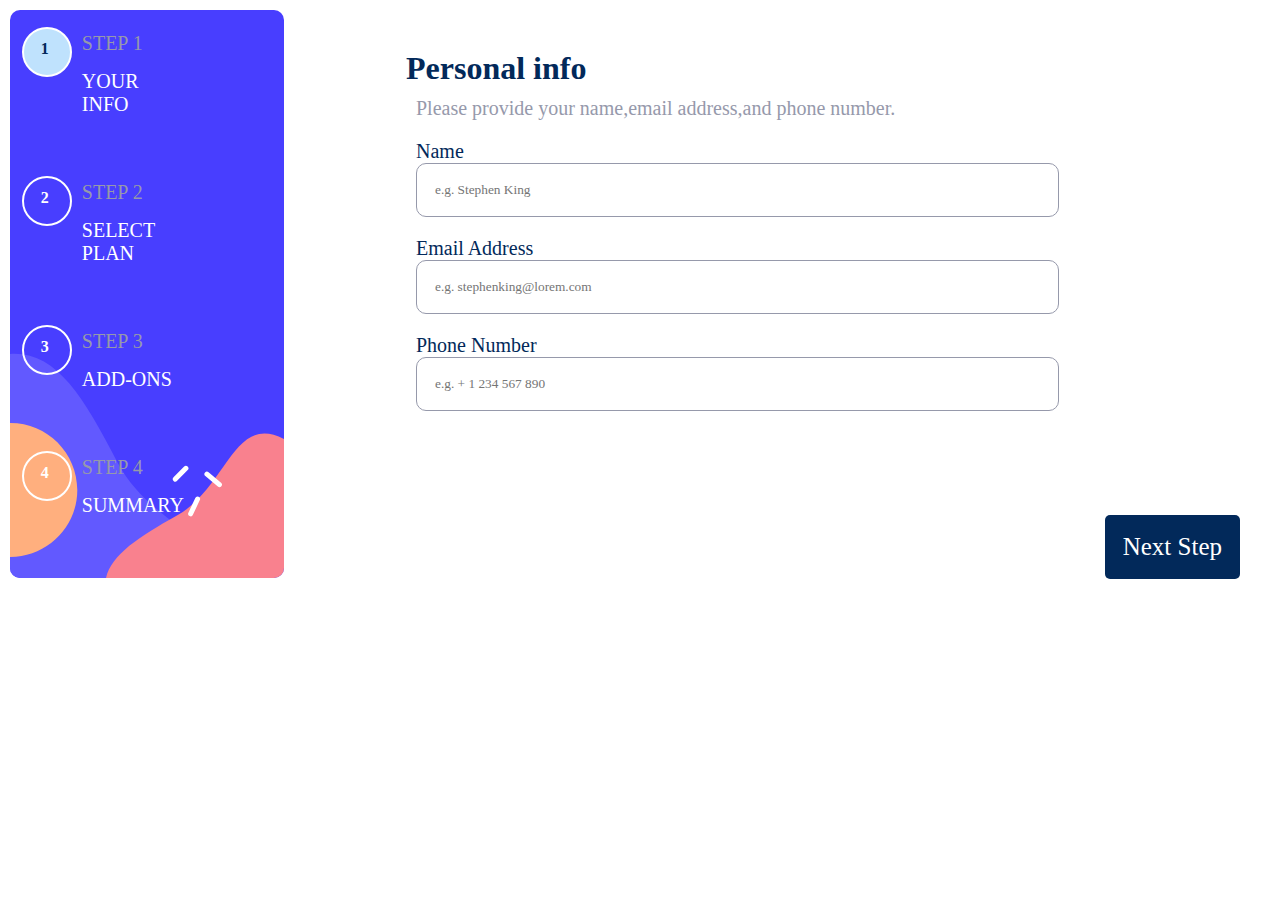
<file: index.html>
<!DOCTYPE html>
<html lang="en">
  <head>
    <meta charset="UTF-8" />
    <meta name="viewport" content="width=device-width, initial-scale=1.0" />
    <title>Multi form</title>
    <link rel="stylesheet" href="style.css" />
    <link rel="stylesheet" href="https://fonts.google.com/specimen/Ubuntu" />
  </head>
  <body>
    <section id="page-one" class="page-one hidden">
      <aside>
        <div class="side-bar">
          <div class="desktop-view">
            <img src="images/bg-sidebar-desktop.svg" alt="pic" />
            <ul class="pagination">
              <li class="page-1" id="show-page-1" class="show">
                <a href="">1</a>
              </li>
              <p>STEP 1</p>
              <p class="white">YOUR INFO</p>
              <li id="show-page-2" class="show"><a href="">2</a></li>
              <p>STEP 2</p>
              <p class="white">SELECT PLAN</p>

              <li id="show-page-3" class="show"><a href="">3</a></li>
              <p>STEP 3</p>
              <p class="white">ADD-ONS</p>
              <li id="show-page-4" class="show"><a href="">4</a></li>
              <p>STEP 4</p>
              <p class="white">SUMMARY</p>
            </ul>
          </div>
          <div class="mobile-view">
            <img src="images/bg-sidebar-mobile.svg" alt="phone" />
            <ul class="pagination">
              <li class="page-1" id="show-page-1" class="show">
                <a href="">1</a>
              </li>
              <li id="show-page-2" class="show"><a href="">2</a></li>
              <li id="show-page-3" class="show"><a href="">3</a></li>
              <li id="show-page-4" class="show"><a href="">4</a></li>
            </ul>
          </div>
        </div>
      </aside>
      <main>
        <div class="container-1">
          <h1>Personal info</h1>
          <p>Please provide your name,email address,and phone number.</p>
          <div class="my-form-group">
            <form method="get" class="form" autocomplete="on">
              <div class="form-group">
                <div><label for="name">Name</label></div>
                <input
                  type="text"
                  name="name"
                  id="name"
                  required
                  placeholder="e.g. Stephen King"
                />
              </div>
              <div class="form-group">
                <div><label for="email">Email Address</label></div>
                <input
                  type="email"
                  name="email"
                  id="email"
                  required
                  placeholder="e.g. stephenking@lorem.com"
                />
              </div>
              <div class="form-group">
                <div><label for="number">Phone Number</label></div>
                <input
                  type="number"
                  name="number"
                  id="number"
                  placeholder="e.g. + 1 234 567 890"
                  required =""
                /> 
              </div>
            </form>
          </div>
        </div>
        <div class="page-links-1">
          <a href="" id="next-1">Next Step</a>
        </div>
      </main>
  </section>
  <section id="page-two" class="page-two hidden">
    <aside>
      <div class="side-bar">
        <div class="desktop-view">
          <img src="images/bg-sidebar-desktop.svg" alt="pic" />
          <ul class="pagination">
            <li id="show-page-1" class="show"><a href="">1</a></li>
            <p>STEP 1</p>
            <p class="white">YOUR INFO</p>
            <li class="page-2" id="show-page-2" class="show"><a href="">2</a></li>
            <p>STEP 2</p>
            <p class="white">SELECT PLAN</p>
            <li id="show-page-3" class="show"><a href="">3</a></li>
            <p>STEP 3</p>
            <p class="white">ADD-ONS</p>
            <li id="show-page-4" class="show"><a href="">4</a></li>
            <p>STEP 4</p>
            <p class="white">SUMMARY</p>
          </ul>
        </div>
        <div class="mobile-view">
          <img src="images/bg-sidebar-mobile.svg" alt="phone" />
          <ul class="pagination">
            <li id="show-page-1" class="show">
              <a href="">1</a>
            </li>
            <li class="page-2" id="show-page-2" class="show"><a href="">2</a></li>
            <li id="show-page-3" class="show"><a href="">3</a></li>
            <li id="show-page-4" class="show" ><a href="">4</a></li>
          </ul>
        </div>
      </div>
    </aside>
    <main>
      <div class="container-2">
        <h1>Select your plan</h1>
        <p>You have the option of monthly or yearly billing.</p>
        <div class="boxes-2">
          <div class="box">
            <img src="images/icon-arcade.svg" alt="arcade" class="icons">
            <h3>Arcade</h3>
            <p class="month-2">$9/mo</p>
            <p class="yearly-2">$90/yr</p>
            <h4 class="yearly-2">2 months free</h4>
          </div>
          <div class="box">
            <img src="images/icon-advanced.svg" alt="advanced" class="icons">
            <h3>Advanced</h3>
            <p class="month-2">$12/mo</p>
            <p class="yearly-2">$120/yr</p>
            <h4 class="yearly-2">2 months free</h4>
          </div>
          <div class="box">
            <img src="images/icon-pro.svg" alt="pro" class="icons">
            <h3>Pro</h3>
            <p class="month-2">$15/mo</p>
            <p class="yearly-2">$150/yr</p>
            <h4 class="yearly-2">2 months free</h4>
          </div>
        </div>
        <div class="month">
            <h4>Monthly</h4>
            <div class="toggle"><span class="togbtn"></span></div>
            <button type="range" name="select"></button>
             <h4 class="blur">Yearly</h4>
        </div>
      </div>
      <div class="page-links-2">
          <a href="">Go Back</a>
          <a href="" class="page" id="next-2">Next Step</a>
      </div>
  </section>  
  <section id="page-three" class="page-three hidden">
    <aside>
      <div class="side-bar">
        <div class="desktop-view">
          <img src="images/bg-sidebar-desktop.svg" alt="pic" />
          <ul class="pagination">
            <li id="show-page-1" class="show"><a href="">1</a></li>
            <p>STEP 1</p>
            <p class="white">YOUR INFO</p>
            <li id="show-page-2" class="show"><a href="">2</a></li>
            <p>STEP 2</p>
            <p class="white">SELECT PLAN</p>

            <li class="page-3" id="show-page-3" class="show"><a href="">3</a></li>
            <p>STEP 3</p>
            <p class="white">ADD-ONS</p>
            <li id="show-page-4" class="show"><a href="">4</a></li>
            <p>STEP 4</p>
            <p class="white">SUMMARY</p>
          </ul>
        </div>
        <div class="mobile-view">
          <img src="images/bg-sidebar-mobile.svg" alt="phone" />
          <ul class="pagination">
            <li id="show-page-1" class="show">
              <a href="">1</a>
            </li>
            <li id="show-page-2" class="show"><a href="">2</a></li>
            <li class="page-3" id="show-page-3" class="show"><a href="">3</a></li>
            <li id="show-page-4" class="show"><a href="">4</a></li>
          </ul>
        </div>
      </div>
    </aside>
    <main>
      <div class="container-3">
        <h1>Pick add-ons</h1>
        <p>Add-ons help enhance your gaming experience</p>
        <div class="boxes-3">
          <input type="checkbox" name="check" class="check" checked>
          <b>Online Service</b
          >
          <div class="box-3">
            <p>Access to multiplayer games</p>
            <p class="month-3">+$1/mo</p>
            <p class="yearly-3">+$10/yr</p>
          </div>
        </div> 
        <div class="boxes-3">
          <input type="checkbox" name="check" class="check" checked>
          <b>Larger storage</b>
          <div class="box-3">
            <p>Extra 1TB of cloud save</p>
            <p class="month-3">+$2/mo</p>
              <p class="yearly-3">+$20/yr</p>
          </div>
        </div> 
        <div class="boxes-3">
          <input type="checkbox" name="check" class="check">
          <b>Customizable profile</b>
            <div class="box-3">
              <p>Custom theme on your profile</p>
              <p class="month-3">+$2/mo</p>
              <p class="yearly-3">+$20/yr</p>
            </div>
        </div>
      </div>
      <div class="page-links-3">
        <a href=""><span>Go Back</span></a>
        <a href=""><span class="page" id="next-3">Next Step</span></a>
      </div>
    </main>
  </section>
  <section id="page-four" class="page-fourr hidden">
    <aside>
      <div class="side-bar">
        <div class="desktop-view">
          <img src="images/bg-sidebar-desktop.svg" alt="pic" />
          <ul class="pagination">
            <li id="show-page-1" class="show"><a href="">1</a></li>
            <p>STEP 1</p>
            <p class="white">YOUR INFO</p>
            <li id="show-page-2" class="show"><a href="">2</a></li>
            <p>STEP 2</p>
            <p class="white">SELECT PLAN</p>

            <li id="show-page-3" class="show"><a href="">3</a></li>
            <p>STEP 3</p>
            <p class="white">ADD-ONS</p>
            <li class="page-4" id="show-page-4" class="show"><a href="">4</a></li>
            <p>STEP 4</p>
            <p class="white">SUMMARY</p>
          </ul>
        </div>
        <div class="mobile-view">
          <img src="images/bg-sidebar-mobile.svg" alt="phone" />
          <ul class="pagination">
            <li id="show-page-1" class="show">
              <a href="">1</a>
            </li>
            <li id="show-page-2" class="show"><a href="">2</a></li>
            <li id="show-page-3" class="show"><a href="">3</a></li>
            <li class="page-4" id="show-page-4" class="show"><a href="">4</a></li>
          </ul>
        </div>
      </div>
    </aside>
    <main class="page-four">
      <div class="container-4">
        <h1>Finishing up</h1>
        <p>Double-check everything looks OK before confirming.</p>
        <div class="boxes-4">
          <h3>
            Arcade <span class="month-4" id="monthly-4">(Monthly)</span
            ><span class="yearly-4" id="yearly-4-1">(Yearly)</span>
          </h3>
          <div class="box-4">
            <a href="" id="yearly-4">Change</a>
            <h4 class="month-4" id="month-4">$9/mo</h4>
            <h4 class="yearly-4" id="yearly-4-1">$90/yr</h4>
          </div>
          <hr />
          <div class="box-4">
            <p>Online service</p>
            <p class="month-4" id="month-4">+$1/mo</p>
            <h4 class="yearly-4">+$10/yr</h4>
          </div>
          <div class="box-4">
            <p>Larger storage</p>
            <p class="month-4" id="month-4">+$2/mo</p>
            <h4 class="yearly-4">+$20/yr</h4>
          </div>
        </div>
        <div class="total">
          <p>
            Total <span class="month-4" id="month-4">(per month)</span
            ><span class="yearly-4" id="yearly-4-1">(per year)</span>
          </p>
          <h2 class="month-4-blue" id="month-4">+$12/mo</h2>
          <h2 class="yearly-4" id="yearly-4-1">+$120/yr</h2>
        </div>
      </div>
      <div class="page-links-4">
        <a href=""><span>Go Back</span></a>
        <a href=""><span class="page" id ="confirm">Confirm</span></a>
      </div>
    </main>
    <div class="success" id="success">
      <img src="images/icon-thank-you.svg" alt="check" class="thanks" />
      <h1>Thank you!</h1>
      <p>
        Thanks for confirming your subscription! We hope you have fun using
        our platform. if you ever need support, please feel free to email us
        at support@loremgaming.com.
      </p>
    </div>
  </section>
    <script src="page.js"></script>
  </body>
</html>
</file>
<file: style.css>
* {
  margin: 0;
  padding: 0;
  box-sizing: border-box;
  font-family: 'Ubuntu';
}
.hide{
  display: block;
}


/* Mobile-view */
@media only screen and (max-width: 426px) {
  /* Page 1 */
  .desktop-view {
    display: none;
  }
  .page-one {
    display: flex;
    flex-direction: column;
    background-color: hsla(240, 33%, 94%, 0.5);
  }
  img {
    position: relative;
    width: 100%;
    z-index: -1;
  }
  .pagination {
    position: absolute;
    top: 3%;
    left: 10%;
    right: 10%;
  }
  .pagination li {
    width: 50px;
    height: 50px;
    border-radius: 50%;
    border: 2px solid white;
    display: flex;
    align-items: center;
    justify-content: center;
  }
  .pagination a {
    text-decoration: none;
    color: white;
    padding: 10px;
    font-weight: bold;
  }
  ul {
    list-style-type: none;
    display: flex;
    justify-content: space-around;
  }
  .container-1 {
    background-color: white;
    padding: 20px;
    height: 500px;
    margin: 10px 20px;
    border: 1px hidden black;
    border-radius: 20px;
    margin-top: -90px;
  }
  h1 {
    color: hsl(213, 96%, 18%);
  }
  p {
    color: hsl(231, 11%, 63%);
    padding: 10px;
    font-size: 16px;
  }
  label {
    color: hsl(213, 96%, 18%);
    font-size: 20px;
  }
  input {
    padding: 10px;
    width: 90%;
    border-radius: 5px;
    border: 1px solid hsl(231, 11%, 63%);
  }
  .form-group {
    padding: 10px;
  }
  .page-links-1 {
    margin-top: 150px;
    background-color: white;
    padding: 40px;
  }
  .page-links-1 a {
    text-decoration: none;
    color: white;
    padding: 15px;
    background-color: hsl(213, 96%, 18%);
    border-radius: 5px;
    font-size: 20px;
    margin-top: 150px;
    margin-left: 225px;
  }
  .page-1 {
    background-color: hsl(206, 94%, 87%);
    color: hsl(213, 96%, 18%);
    width: 50px;
    height: 50px;
    border-radius: 50%;
  }
  .page-1 a {
    color: hsl(213, 96%, 18%);
    font-size: 20px;
    font-weight: 700;
    border: 1px hidden black;
  }
  /* Page 2 */
  .page-two{
    display: flex;
    flex-direction: column;
  }
  .container-2 {
    background-color: white;
    padding: 20px;
    height: 650px;
    margin: 10px 20px;
    border: 1px hidden black;
    border-radius: 20px;
    margin-top: -90px;
  }
  .boxes-2 {
    display: flex;
    flex-direction: column;
    gap: 15px;
  }
  .box {
    display: flex;
    flex-direction: column;
    border: 1px solid black;
    border-radius: 10px;
    padding: 5px;
  }
  .box:hover {
    border: 1px solid hsl(243, 100%, 62%);
  }
  .icons {
    height: 40px;
  }
  .yearly-2 {
    display: none;
  }
  .page-2 {
    background-color: hsl(206, 94%, 87%);
    color: hsl(213, 96%, 18%);
    width: 50px;
    height: 50px;
    border-radius: 50%;
  }
  .page-2 a {
    color: hsl(213, 96%, 18%);
    font-size: 20px;
    font-weight: 700;
    border: 1px hidden black;
  }
  h3 {
    color: hsl(213, 96%, 18%);
  }
  h4 {
    font-size: 20px;
    color: hsl(213, 96%, 18%);
  }
  .month {
    background-color: hsla(240, 33%, 94%, 0.3);
    margin: 0;
    display: flex;
    justify-content: space-evenly;
    padding: 10px;
    margin-top: 20px;
  }
  .blur {
    color: hsl(229, 24%, 87%);
  }
  .toggle {
    border: 1px solid black;
    border-radius: 15px;
    width: 70px;

    padding: 10px;
    background-color: hsl(213, 96%, 18%);
  }
  .togbtn {
    border: 1px hidden black;
    border-radius: 50%;
    padding: 6px;
    margin-top: -10px;
    background-color: white;
    transition: transform 1s linear;
  }
  .togbtn:hover {
    transform: translateY(20px);
  }
  .page-links-2 {
    margin-top: 30px;
    background-color: white;
    padding: 30px;
    display: flex;
    justify-content: space-between;
  }
  .page-links-2 a {
    text-decoration: none;
    font-size: 20px;
    padding: 15px;
    color: hsl(229, 24%, 87%);
  }
  .page-links-2 a:hover {
    color: hsl(213, 96%, 18%);
  }
  .page-links-2 .page {
    color: white;
    padding: 15px;
    background-color: hsl(213, 96%, 18%);
    border-radius: 5px;
    font-size: 20px;
  }
  /* Page 3 */
  .page-three{
    display: flex;
    flex-direction: column;
  }
  .container-3 {
    background-color: white;
    padding: 20px;
    height: 700px;
    margin: 10px 20px;
    border: 1px hidden black;
    border-radius: 20px;
    margin-top: -90px;
  }
  .yearly-3 {
    display: none;
    color: hsl(243, 100%, 62%);
  }
  .check {
    width: 35px;
    border: 5px solid black;
    border-radius: 8px;
    background-color: hsl(243, 100%, 62%);
  }
  .checked {
    width: 50px;
    border: 1px hidden black;
    border-radius: 5px;
    padding: 10px;
    background-color: white;
  }
  .box-3 {
    display: flex;
    justify-content: space-evenly;
    align-items: flex-end;
  }
  .month-3 {
    color: hsl(247, 78%, 34%);
  }
  b {
    font-size: 25px;
    margin-left: 10px;
    color: hsl(213, 96%, 18%);
  }
  .boxes-3 {
    border: 1px solid black;
    border-radius: 10px;
    padding: 12px;
    margin-top: 20px;
  }
  .boxes-3:hover {
    border: 1px solid hsl(243, 100%, 62%);
  }
  .input {
    border: 1px solid grey;
    width: 40px;
    height: 35px;
    background-color: white;
    border-radius: 8px;
  }
  p {
    font-size: 16px;
  }
  .page-links-3 {
    margin-top: 30px;
    background-color: white;
    padding: 25px;
    display: flex;
    justify-content: space-between;
  }
  .page-links-3 a {
    text-decoration: none;
    font-size: 20px;
    padding: 15px;
    color: hsl(229, 24%, 87%);
  }
  .page-links-3 a:hover {
    color: hsl(213, 96%, 18%);
  }
  .page-links-3 .page {
    color: white;
    padding: 15px;
    background-color: hsl(213, 96%, 18%);
    border-radius: 5px;
    font-size: 20px;
  }
  .page-3 {
    background-color: hsl(206, 94%, 87%);
    color: hsl(213, 96%, 18%);
    width: 50px;
    height: 50px;
    border-radius: 50%;
  }
  .page-3 a {
    color: hsl(213, 96%, 18%);
    font-size: 15px;
    font-weight: 700;
    text-align: center;
    border: 1px hidden black;
  }
  /* Page 4 */
  .page.fourr{
    display: flex;
    flex-direction: column;
  }
  .page-four {
    display: block;
  }
  .yearly-4 {
    display: none;
  }
  .container-4 {
    background-color: white;
    padding: 20px;
    height: 500px;
    margin: 10px 20px;
    border: 1px hidden black;
    border-radius: 20px;
    margin-top: -90px;
  }
  .box-4 {
    display: flex;
    justify-content: space-between;
  }
  .month-4 {
    color: hsl(213, 96%, 18%);
  }
  .box-4 a {
    color: hsl(213, 96%, 18%);
  }
  .boxes-4 {
    padding: 15px;
    background-color: hsla(240, 33%, 94%, 0.3);
    margin-top: 10px;
    border-radius: 10px;
  }
  h2 {
    font-size: 20px;
  }
  .total {
    display: flex;
    justify-content: space-between;
    margin-top: 30px;
  }
  .month-4-blue {
    color: rgb(134, 6, 253);
  }
  p {
    font-size: 20px;
  }
  .page-links-4 {
    margin-top: 30px;
    background-color: white;
    padding: 25px;
    display: flex;
    justify-content: space-between;
  }
  .page-links-4 a {
    text-decoration: none;
    font-size: 20px;
    padding: 15px;
    color: hsl(229, 24%, 87%);
  }
  .page-links-4 a:hover {
    color: hsl(213, 96%, 18%);
  }
  .page-links-4 .page {
    color: white;
    padding: 15px;
    background-color: rgb(134, 6, 253);
    border-radius: 5px;
    font-size: 20px;
  }
  .page-4 {
    background-color: hsl(206, 94%, 87%);
    color: hsl(213, 96%, 18%);
    width: 50px;
    height: 50px;
    border-radius: 50%;
  }
  .page-4 a {
    color: hsl(213, 96%, 18%);
    font-size: 15px;
    font-weight: 700;
    text-align: center;
    border: 1px hidden black;
  }
  .side-bar {
    display: flex;
    flex-direction: column-reverse;
  }
  .thanks {
    max-width: 50px;
    height: 50px;
  }
  .success {
    display: none;
    background-color: white;
    padding: 30px;
    height: 500px;
    text-align: center;
    margin: 10px 20px;
    border: 1px hidden black;
    border-radius: 20px;
    margin-top: -80px;
    z-index: -1;
    font-size: 20px;
    word-spacing: 5px;
  }
}
@media only screen and (min-width: 426px) {
  /* Page 1 */
  .mobile-view {
    display: none;
  }
  .page-one {
    background-color: white;
    gap: 100px;
    display: flex;
  }
  main{
    width: 80%;
  }
  .container-1 {
    background-color: white;
    padding: 50px;
    height: 500px;
    border: 1px hidden black;
    border-radius: 20px;
  }
  aside{
    width: 20%;
  }
  .side-bar {
    position: relative;
    margin: 10px 10px;
  }
  .pagination {
    position: absolute;
    top: 3%;
    left: 5%;
    display: flex;
    flex-direction: column;
  }
  .pagination a {
    text-decoration: none;
    color: white;
    font-weight: bold;
    position: absolute;
    left: 37%;
    top: 23%;
  }
  .pagination li {
    width: 50px;
    height: 50px;
    border: 2px solid white;
    border-radius: 50%;
    position: relative;
  }
  .pagination p {
    margin: -55px 50px 50px;
    font-size: 20px;
  }
  .white {
    color: white;
  }
  .page-1 {
    background-color: hsl(206, 94%, 87%);
    color: hsl(213, 96%, 18%);
    width: 50px;
    height: 50px;
    border-radius: 50%;
  }
  .page-1 a {
    color: hsl(213, 96%, 18%);
    font-weight: bold;
  }
  ul {
    list-style-type: none;
    display: flex;
    justify-content: space-around;
  }
  h1 {
    color: hsl(213, 96%, 18%);
  }
  p {
    color: hsl(231, 11%, 63%);
    padding: 10px;
    font-size: 16px;
  }
  label {
    color: hsl(213, 96%, 18%);
    font-size: 20px;
  }
  input {
    padding: 18px;
    width: 80%;
    border-radius: 10px;
    border: 1px solid hsl(231, 11%, 63%);
  }
  .form-group {
    padding: 10px;
  }
  .page-links-1 {
    background-color: white;
    padding: 40px;
    display: flex;
    justify-content: flex-end;
    margin-top: -25px;
    
  }
  .page-links-1 a {
    text-decoration: none;
    color: white;
    padding: 18px;
    background-color: hsl(213, 96%, 18%);
    border-radius: 5px;
    font-size: 25px;
  }
  /* Page 2 */
  .page-two{
    display: none;
  }
  .container-2 {
    background-color: white;
    padding: 40px;
    height: 500px;
    margin: 10px 20px;
    border: 1px hidden black;
    border-radius: 20px;
  }
  .boxes-2 {
    display: flex;
    gap: 15px;
  }
  .box {
    display: flex;
    flex-direction: column;
    justify-content: space-evenly;
    border: 1px solid lightgray;
    border-radius: 10px;
    width: 30%;
    height: 300px;
    padding: 15px;
    margin-top: 10px;
  }
  .box:hover {
    border: 1px solid hsl(243, 100%, 62%);
  }
  .box h3{
    font-size: 25px;
  }
  .icons {
    height: 60px;
    margin-left: -180px;
  }
  .yearly-2 {
    display: none;
  }
  h3 {
    color: hsl(213, 96%, 18%);
  }
  h4 {
    font-size: 20px;
    color: hsl(213, 96%, 18%);
  }
  .month {
    background-color: hsla(240, 33%, 94%, 0.3);
    margin-top: 50px;
    display: flex;
    justify-content: space-evenly;
    padding: 10px;
    
  }
  .blur {
    color: hsl(229, 24%, 87%);
  }
  .toggle {
    border: 1px hidden black;
    border-radius: 15px;
    width: 70px;
    padding: 10px;
    background-color: hsl(213, 96%, 18%);
  }
  .togbtn {
    border: 1px hidden black;
    border-radius: 50%;
    padding: 6px;
    margin-top: -10px;
    background-color: white;
    transition: transform 2s ease-in;
  }
  .page-links-2 {
    margin-top: 30px;
    background-color: white;
    padding: 30px;
    display: flex;
    justify-content: space-between;
  }
  .page-links-2 a {
    text-decoration: none;
    font-size: 25px;
    padding: 15px;
    color: hsl(229, 24%, 87%);
  }
  .page-links-2 a:hover {
    color: hsl(213, 96%, 18%);
  }
  .page-links-2 .page {
    color: white;
    padding: 20px;
    background-color: hsl(213, 96%, 18%);
    border-radius: 5px;
    font-size: 25px;
  } 
  .page-links-2 .page:hover{
    color: white;
  }
   .page-2 {
    background-color: hsl(206, 94%, 87%);
    color: hsl(213, 96%, 18%);
    width: 50px;
    height: 50px;
    border-radius: 50%;
  } 
  .page-2 a {
    color: hsl(213, 96%, 18%);
    font-size: 20px;
    font-weight: 700;
    border: 1px hidden black;
  }  
  /* Page 3 */
  .page-three{
    display: none;
  }
  .container-3 {
    background-color: white;
    padding: 40px;
    height: 600px;
    margin: 10px 20px;
    border: 1px hidden black;
    border-radius: 20px;
  }
  .yearly-3 {
    display: none;
    color: hsl(243, 100%, 62%);
    font-size: 18px;
  }
  .month-3{
    font-size: 18px;
  }
  .check {
    width: 35px;
    height: 30px;
    border: 5px solid black;
    border-radius: 8px;
    background-color: hsl(243, 100%, 62%);
  }
  .checked {
    width: 50px;
    border: 1px hidden black;
    border-radius: 5px;
    padding: 10px;
    background-color: white;
  }
  .box-3 {
    display: flex;
    justify-content: space-between;
    align-items: flex-end;
  }
  .month-3 {
    color: hsl(247, 78%, 34%);
  }
  b {
    font-size: 25px;
    margin-left: 10px;
    color: hsl(213, 96%, 18%);
  }
  .boxes-3 {
    border: 1px solid black;
    border-radius: 10px;
    padding: 12px;
    margin-top: 20px;
  }
  .boxes-3:hover {
    border: 1px solid hsl(243, 100%, 62%);
  }
  .boxes-3 p{
    margin-left: 35px;
  }
  p {
    font-size: 16px;
  }
  .page-links-3 {
    margin-top: -50px;
    padding: 25px;
    display: flex;
    justify-content: space-between;
  }
  .page-links-3 a {
    text-decoration: none;
    font-size: 25px;
    padding: 15px;
    color: hsl(225, 11%, 86%);
  }
  .page-links-3 a:hover {
    color: hsl(213, 96%, 18%);
  }
  .page-links-3 .page {
    color: white;
    padding: 20px;
    background-color: hsl(213, 96%, 18%);
    border-radius: 5px;
    font-size: 25px;
  }
  .page-3 {
    background-color: hsl(206, 94%, 87%);
    color: hsl(213, 96%, 18%);
    width: 50px;
    height: 50px;
    border-radius: 50%;
  }
  .page-3 a {
    color: hsl(213, 96%, 18%);
    font-size: 15px;
    font-weight: 700;
    text-align: center;
    border: 1px hidden black;
  }
  /* Page 4 */
  .page-fourr{
    display: none;
  }
  .yearly-4 {
    display: none;
  }
  .mobile-view{
    display: none;
  }
  .page-four{
    display: block;
  }
  .container-4 {
    background-color: white;
    padding: 50px;
    height: 500px;
    margin: 10px 20px;
    border: 1px hidden black;
    border-radius: 20px;
  }
  .box-4 {
    display: flex;
    justify-content: space-between;
  }
  .month-4 {
    color: hsl(213, 96%, 18%);
  }
  .box-4 a {
    color: hsl(213, 96%, 18%);
  }
  .boxes-4 {
    padding: 15px;
    background-color: hsla(240, 33%, 94%, 0.3);
    margin-top: 10px;
    border-radius: 10px;
  }
  hr{
    margin-top: 10px;
  }
  h2 {
    font-size: 20px;
  }
  .total {
    display: flex;
    justify-content: space-between;
    margin-top: 30px;
  }
  .month-4-blue {
    color: rgb(134, 6, 253);
  }
  p {
    font-size: 20px;
  }
  .page-links-4 {
    margin-top: 20px;
    background-color: white;
    padding: 25px;
    display: flex;
    justify-content: space-between;
  }
  .page-links-4 a {
    text-decoration: none;
    font-size: 25px;
    padding: 20px;
    color: hsl(229, 24%, 87%);
  }
  .page-links-4 a:hover {
    color: hsl(213, 96%, 18%);
  }
  .page-links-4 .page {
    color: white;
    padding: 20px;
    background-color: rgb(134, 6, 253);
    border-radius: 5px;
    font-size: 25px;
  }
  .page-4 {
    background-color: hsl(206, 94%, 87%);
    color: hsl(213, 96%, 18%);
    width: 50px;
    height: 50px;
    border-radius: 50%;
  }
  .page-4 a {
    color: hsl(213, 96%, 18%);
    font-size: 15px;
    font-weight: 700;
    text-align: center;
    border: 1px hidden black;
  }
  .thanks {
    width: 100px;
    height: 70px;
  }
  .success {
    display: none;
    background-color: white;
    padding: 200px;
    text-align: center;
    font-size: 20px;
  }
}
</file>
